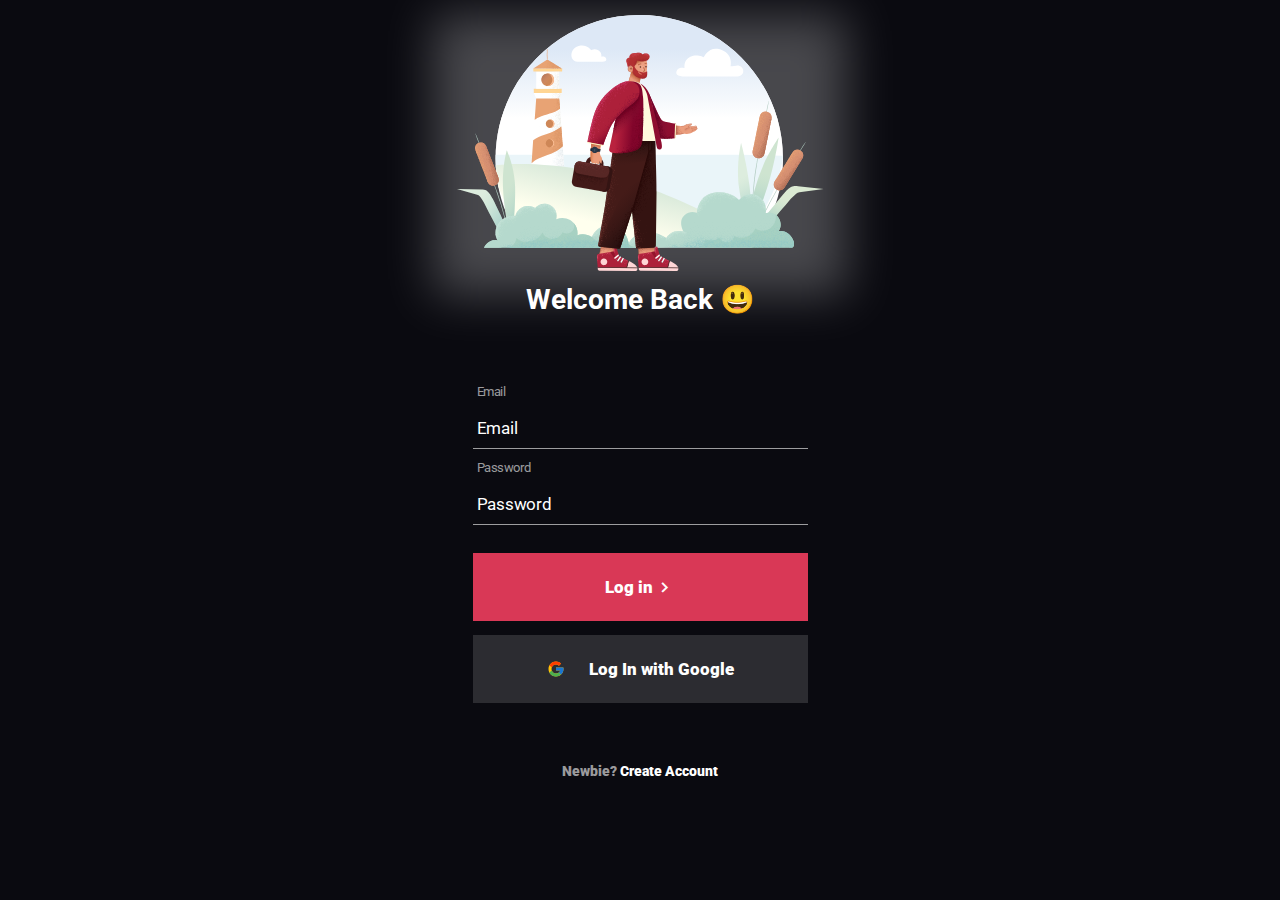
<file: index.html>
<!DOCTYPE html>
<html lang="pt-br">
  <head>
    <meta charset="UTF-8" />
    <meta name="viewport" content="width=device-width, initial-scale=1.0" />
    <title>Login App</title>
    <link rel="stylesheet" href="style.css" />
    <link rel="preconnect" href="https://fonts.googleapis.com" />
    <link
      href="https://unpkg.com/boxicons@2.1.4/css/boxicons.min.css"
      rel="stylesheet"
    />

    <link rel="preconnect" href="https://fonts.gstatic.com" crossorigin />
    <link
      href="https://fonts.googleapis.com/css2?family=Roboto:wght@400;700;900&display=swap"
      rel="stylesheet"
    />
  </head>

  <body>
    <main>
       <div class="blur"></div> 
      <img src="img/login-img.svg" alt="homem com uma mala" />
      <h1>Welcome Back 😃</h1>
      <div class="container-inputs">
        <label>Email</label>
        <input placeholder="Email" type="email" />

        <label>Password</label>
        <input placeholder="Password" type="password" />

        <button class="btn-login">
          Log in

          <i class="bx bx-chevron-right"></i>
        </button>

        <button class="btn-google">
          <img src="img/icon-google.svg" alt="icon-google"  class="fotogoogle"/>
          Log In with Google
        </button>
      </div>

      <div class="container-link">
        <a href="cadastro.html">Newbie? <span>Create Account</span></a>
      </div>
    </main>
  </body>
</html>
</file>
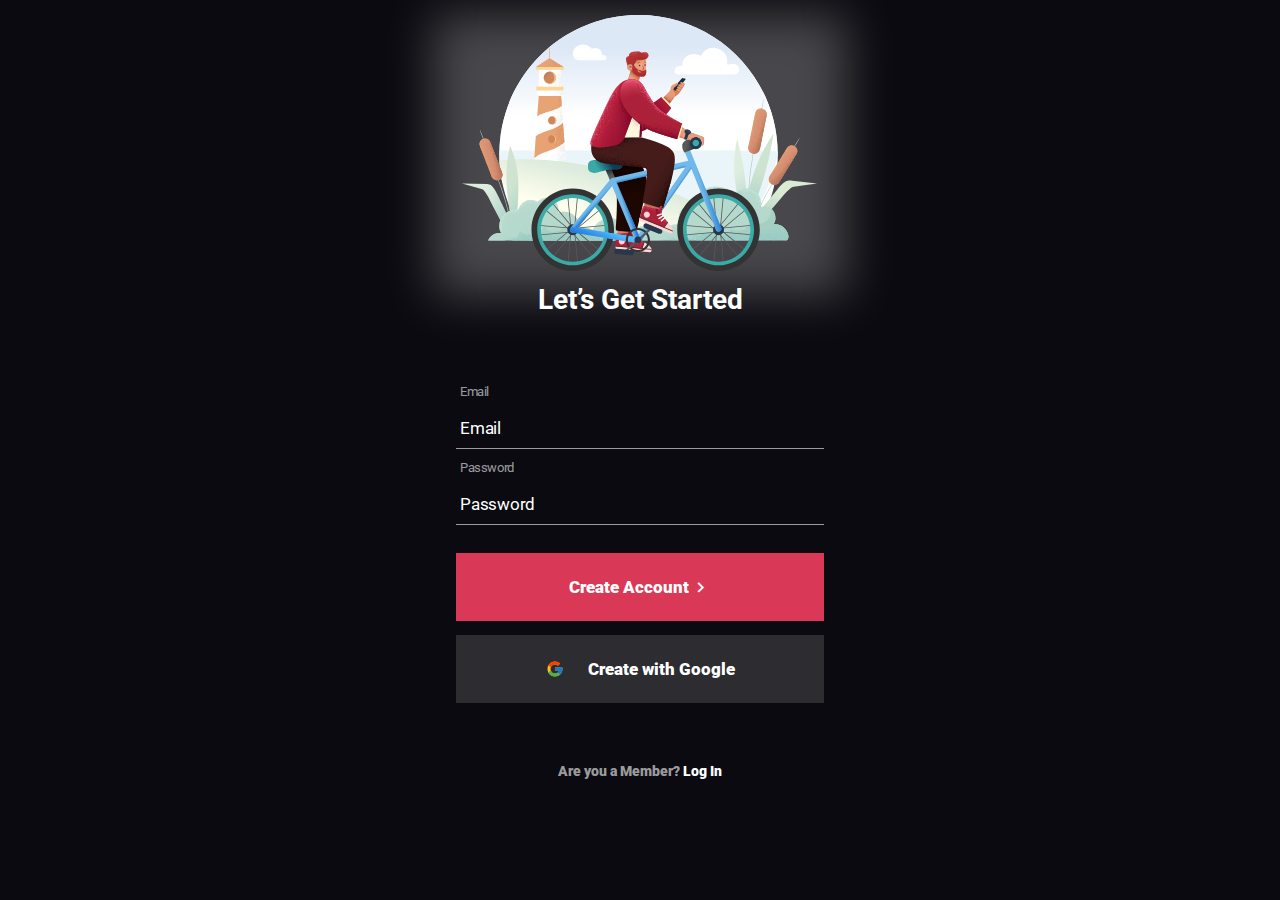
<file: cadastro.html>
<!DOCTYPE html>
<html lang="pt-br">
  <head>
    <meta charset="UTF-8" />
    <meta name="viewport" content="width=device-width, initial-scale=1.0" />
    <title>Login App cadastro</title>
    <link rel="stylesheet" href="style.css" />
    <link rel="preconnect" href="https://fonts.googleapis.com" />
    <link
      href="https://unpkg.com/boxicons@2.1.4/css/boxicons.min.css"
      rel="stylesheet"
    />

    <link rel="preconnect" href="https://fonts.gstatic.com" crossorigin />
    <link
      href="https://fonts.googleapis.com/css2?family=Roboto:wght@400;700;900&display=swap"
      rel="stylesheet"
    />
  </head>

  <body>
    <main>
       <div class="blur"></div> 
      <img src="img/singup-img.svg" alt="homem com uma mala" />
      <h1>Let’s Get Started</h1>
      <div class="container-inputs">
        <label>Email</label>
        <input placeholder="Email" type="email" />

        <label>Password</label>
        <input placeholder="Password" type="password" />

        <button class="btn-login">
            Create Account 

          <i class="bx bx-chevron-right"></i>
        </button>

        <button class="btn-google">
          <img src="img/icon-google.svg" alt="icon-google"  class="fotogoogle"/>
          Create with Google
        </button>
      </div>

      <div class="container-link">
        <a href="index.html">Are you a Member? <span>Log In</span></a>
      </div>
    </main>
  </body>
</html>
</file>
<file: style.css>
* {
  margin: 0;
  padding: 0;
  box-sizing: border-box;
  font-family: "Roboto", sans-serif;
}

body {
  display: flex;
  justify-content: center;
  background-color: #0a0a10;
}

main {
  display: flex;
  align-items: center; /* alinhou a porra do link*/
  flex-direction: column;
  padding: 15px 0px;
  max-width: 414px;
  min-height: 100vh;
  gap: 12px; /* da um espaçamento*/
  position: relative;
}

.blur {
  width: 414px;
  height: 280px;
  background: #fff;
  position: absolute;
  z-index: -1; /* para ficar abaixo da img*/
  opacity: 0.25;
  filter: blur(24px);
}

h1 {
  color: #fff;
  text-align: center;
  font-size: 28px;
  font-weight: 700;
  line-height: normal;
  margin-bottom: 53px;
}

.container-inputs {
  display: flex;
  flex-direction: column; /* para ficar um item em baixo do outro*/
}

label {
  color: rgba(255, 255, 255, 0.6);
  font-size: 13px;
  font-weight: 400;
  line-height: 22px;
  letter-spacing: -0.408px;
  margin-bottom: 4px;
  margin-left: 4px;
}

input {
  width: 100%;
  height: 42px;
  margin-bottom: 8px;
  background: transparent;
  outline: none; /* ao clicar n fica marcado*/
  border: none; /* para sumir as bordas*/
  border-bottom: 1px solid rgba(255, 255, 255, 0.6);
  color: #fff;
  font-size: 17px;
  font-weight: 400;
  line-height: 20px;
  letter-spacing: -0.24px;
  padding-left: 4px;
}

input::placeholder {
  font-weight: 400;
  font-size: 17px;
  line-height: 20px;
  letter-spacing: -0.24px;
  color: #fff;
}

.btn-login {
  display: flex;
  width: 100%;
  height: 68px;
  padding: 0px 113px;
  justify-content: center;
  align-items: center;
  background: #d93856;
  color: #fff;
  text-align: center;
  font-size: 17px;
  font-weight: 900;
  line-height: 2.5px;
  cursor: pointer;
  transition: 0.3s ease;
  margin-bottom: 14px;
  border: none;
  margin-top: 20px;
  
}

.btn-login:hover{
    opacity: 0.8;

}

.btn-google {
  display: flex;
  height: 68px;
  padding: 0px 74px;
  justify-content: center;
  align-items: center;
  background: rgba(255, 255, 255, 0.14);
  cursor: pointer;
  color: #fff;
  font-size: 17px;
  font-weight: 900;
  line-height: 2.5px;
  display: flex;
  align-items: center;
  justify-content: center;
  border: none;
  margin-bottom: 46px;
  transition: 0.3s ease;
  
}
.btn-google:hover{
    opacity: 0.8; 
}


i{
    font-weight: 900;
    font-size: 22px;
    line-height: 2px;
}

.fotogoogle{
    margin-right: 24px;
}

.container-link{
    position: relative;
  
}

a{
    color: rgba(255, 255, 255, 0.60);
    font-size: 14px;
    font-weight: 900;
    line-height: normal;
    text-decoration: none; /* para tirar a linha em baixo do link*/

       
}

span{
    color: #FFF;
    font-size: 14px;
    font-weight: 900;
    line-height: normal;
}
</file>
